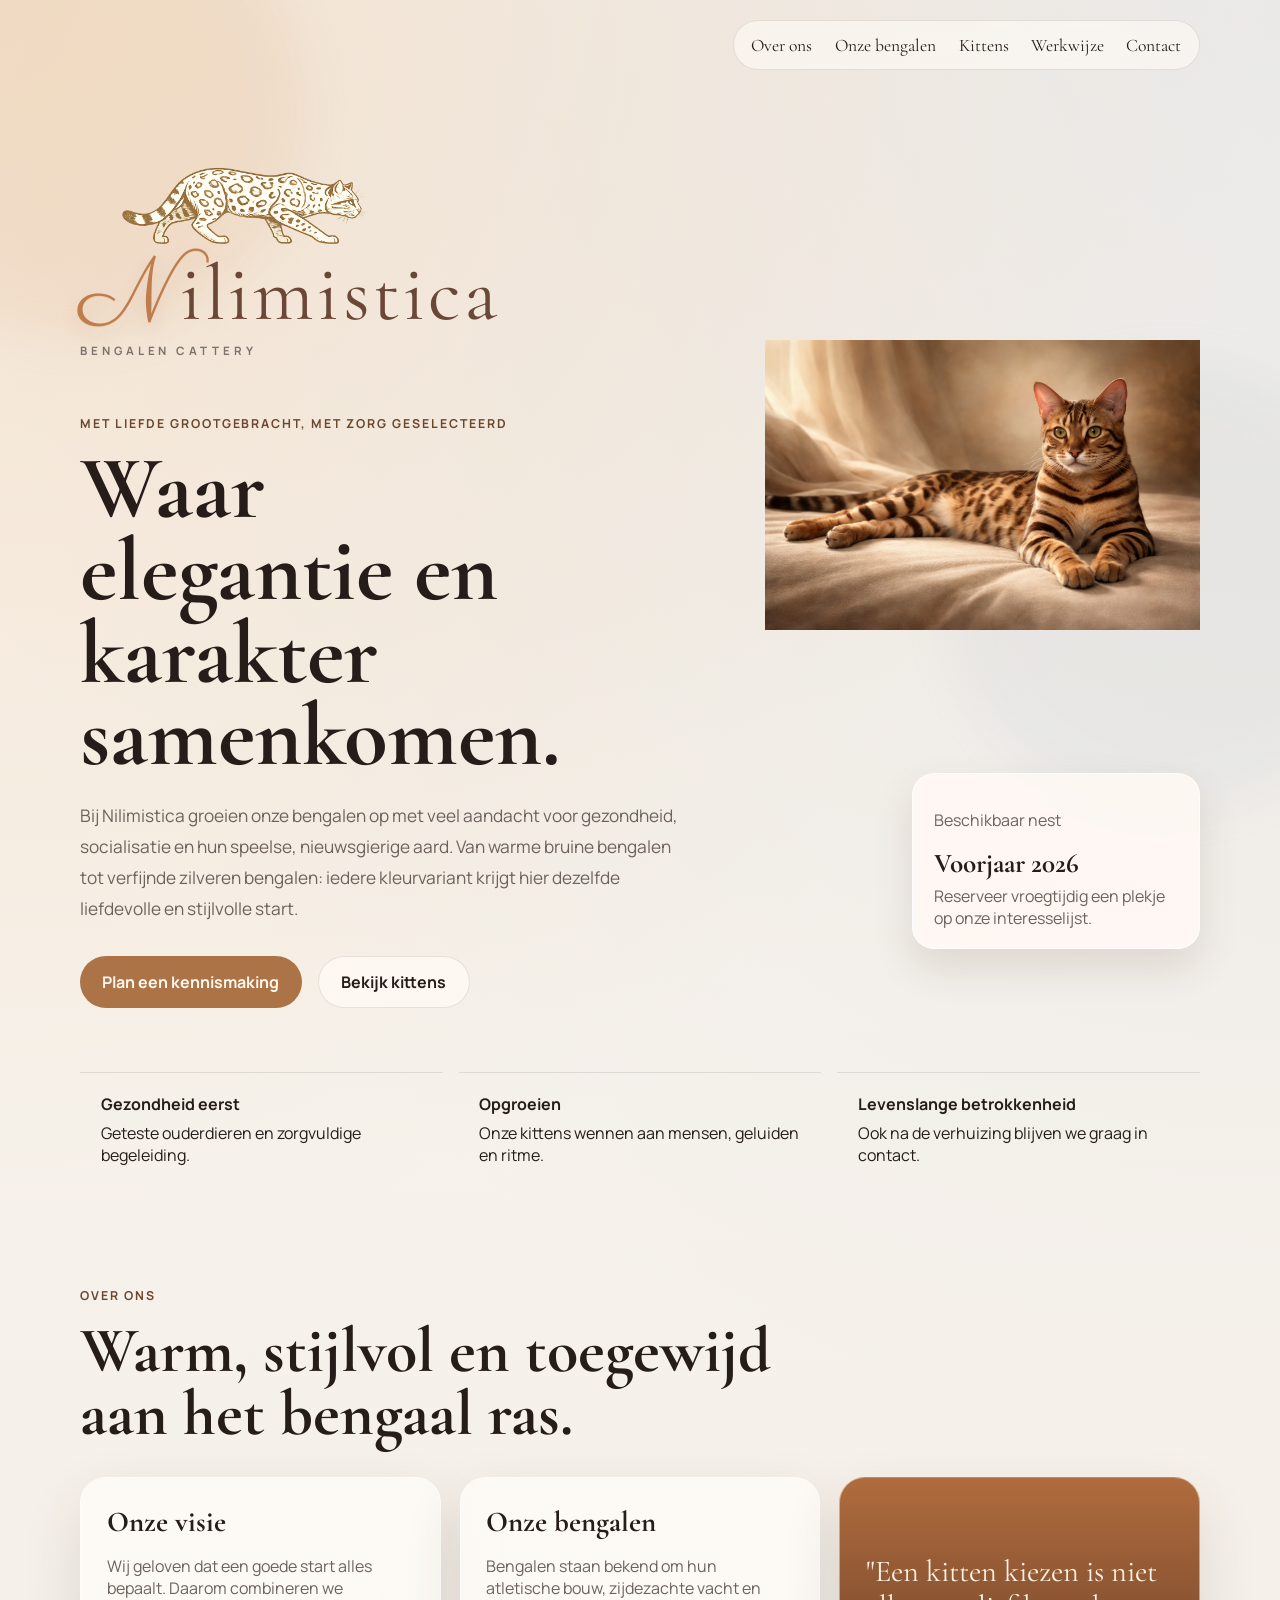
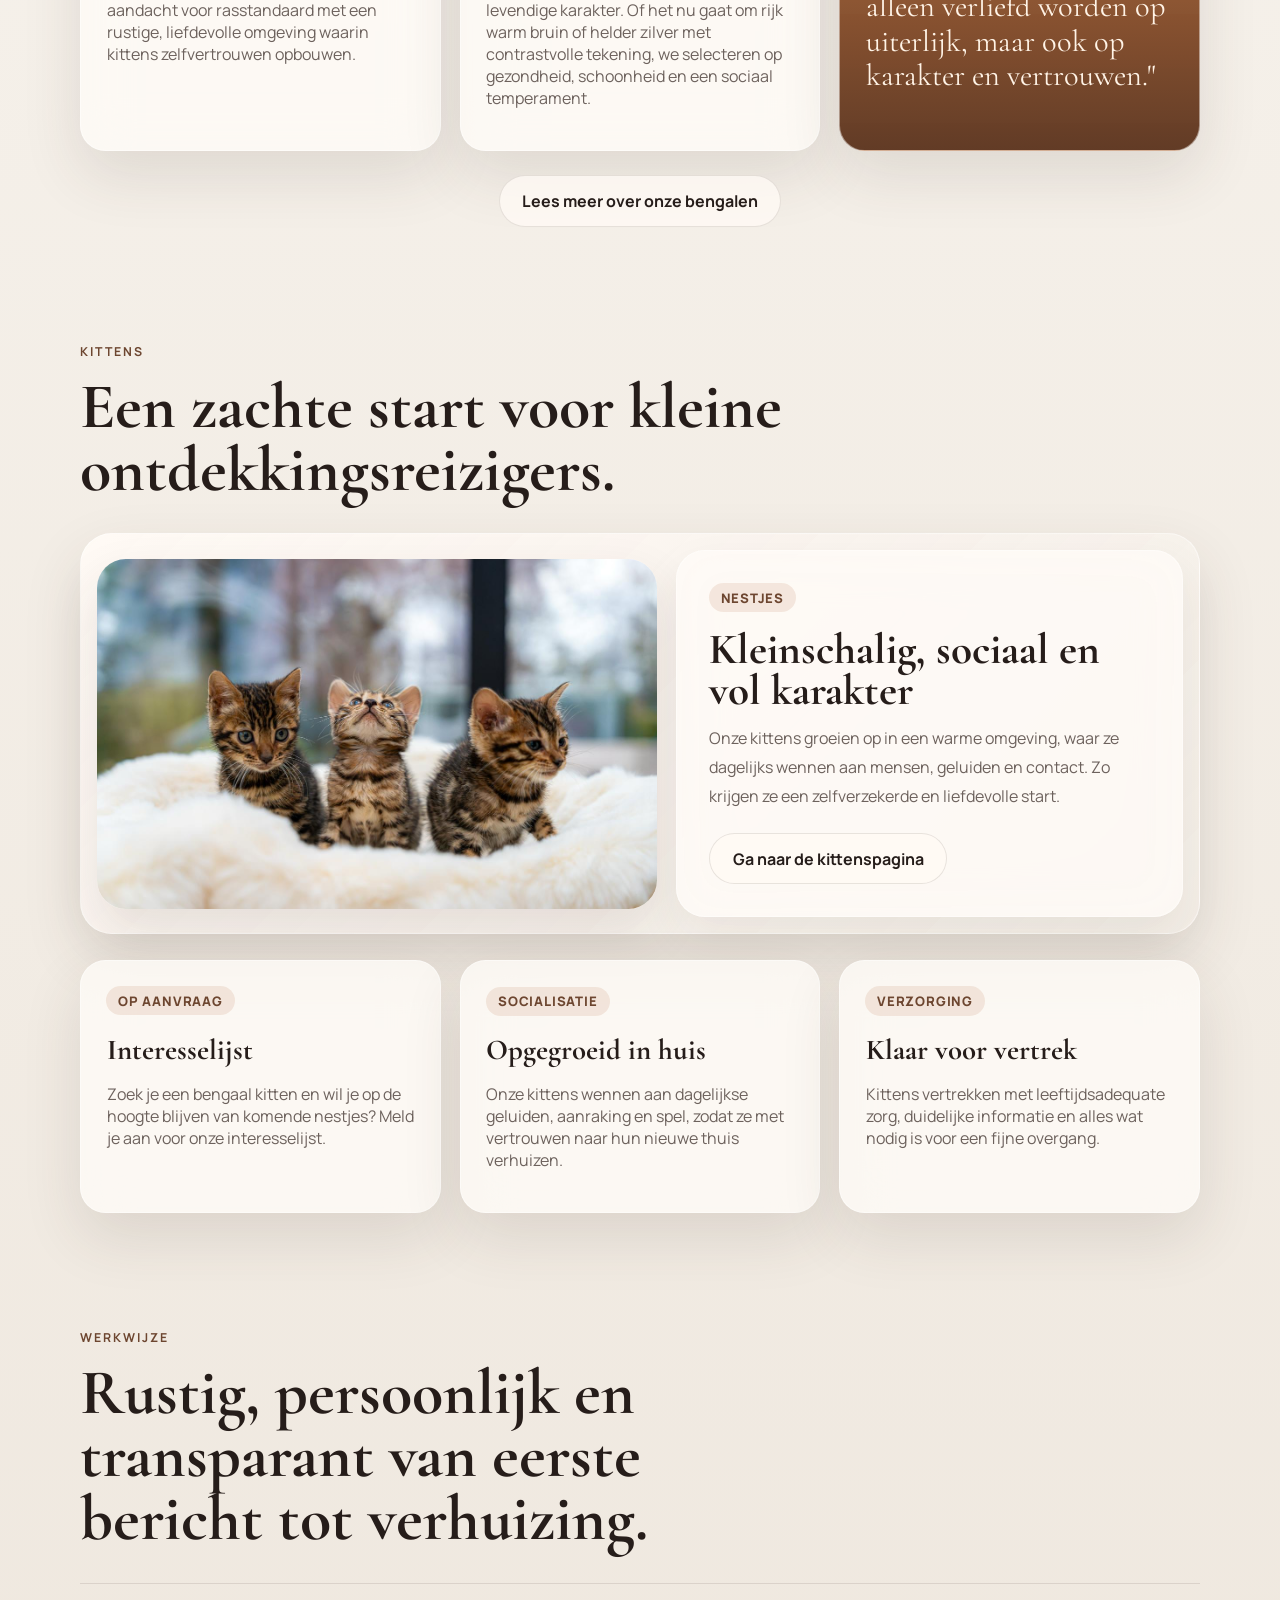
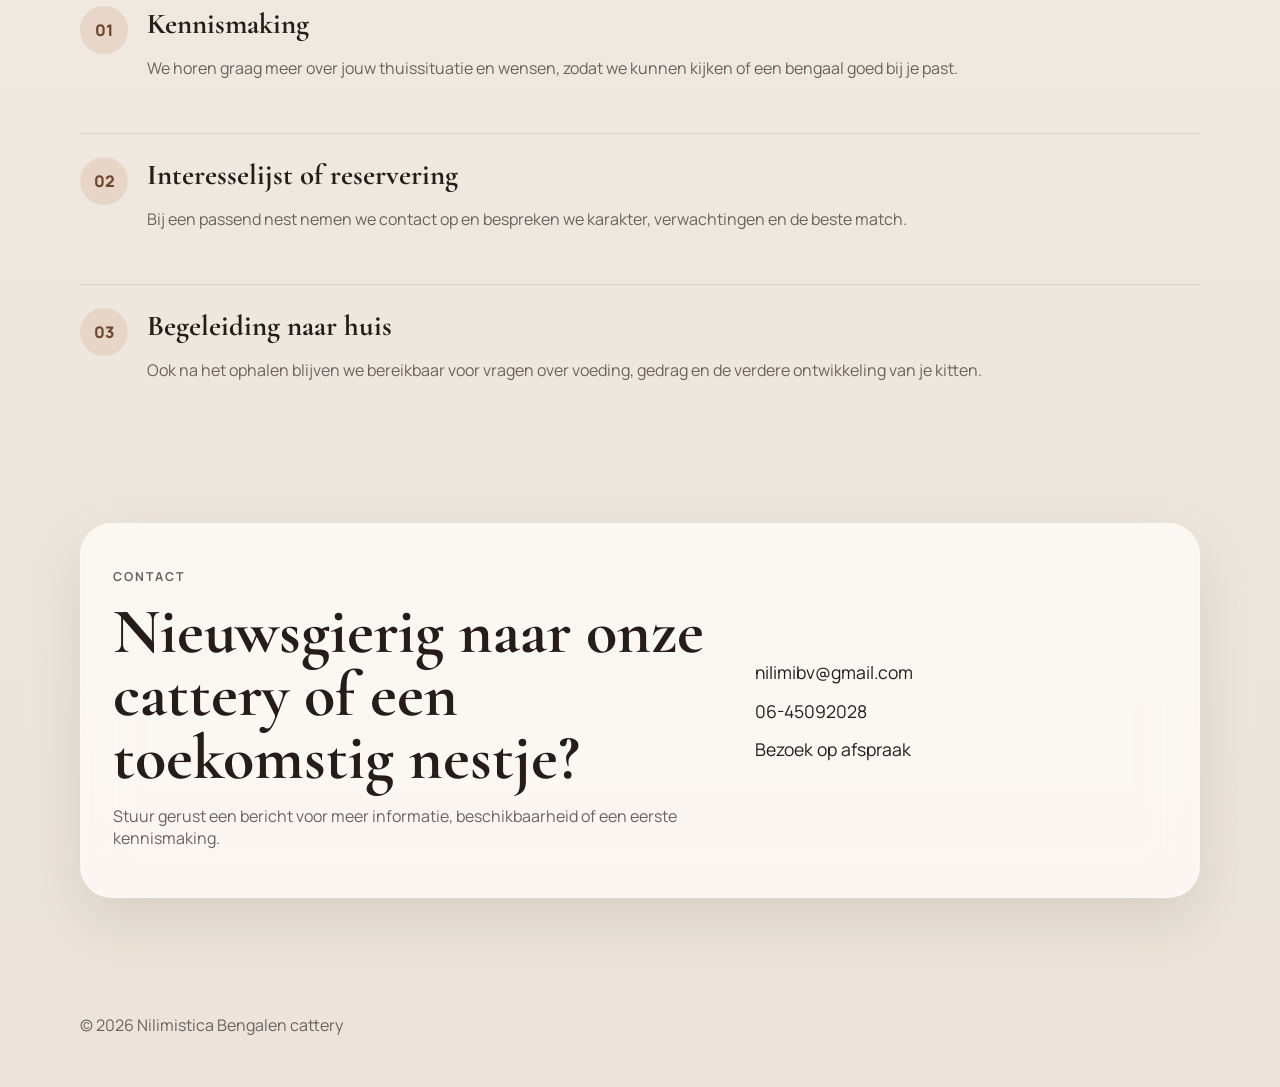
<file: index.html>
<!DOCTYPE html>
<html lang="nl">
  <head>
    <meta charset="UTF-8" />
    <meta name="viewport" content="width=device-width, initial-scale=1.0" />
    <title>Nilimistica | Bengalen cattery</title>
    <meta
      name="description"
      content="Nilimistica is een kleinschalige bengalen cattery met aandacht voor gezondheid, karakter en een liefdevolle start voor iedere kitten."
    />
    <link rel="preconnect" href="https://fonts.googleapis.com" />
    <link rel="preconnect" href="https://fonts.gstatic.com" crossorigin />
    <link
      href="https://fonts.googleapis.com/css2?family=Cormorant+Garamond:wght@500;600;700&family=Great+Vibes&family=Manrope:wght@400;500;600;700&family=Parisienne&display=swap"
      rel="stylesheet"
    />
    <link rel="stylesheet" href="styles.css" />
  </head>
  <body>
    <div class="page-glow page-glow-left"></div>
    <div class="page-glow page-glow-right"></div>

    <header class="site-header">
      <nav class="site-nav">
        <a href="#over-ons">Over ons</a>
        <a href="onze-bengalen.html">Onze bengalen</a>
        <a href="kittens.html">Kittens</a>
        <a href="#werkwijze">Werkwijze</a>
        <a href="#contact">Contact</a>
      </nav>
    </header>

    <main id="top">
      <section class="hero">
        <div class="hero-copy reveal">
          <div class="hero-brand-lockup" aria-label="Nilimistica logo">
            <span class="hero-cat-mark" aria-hidden="true">
              <img
                src="ChatGPT Image 31 mrt 2026, 21_44_23.png"
                alt=""
                class="hero-cat-image"
              />
            </span>
            <div class="hero-brand-wordmark">
              <span class="brand-title"><span class="brand-initial">N</span>ilimistica</span>
              <span class="hero-brand-subtitle">Bengalen cattery</span>
            </div>
          </div>
          <p class="eyebrow">Met liefde grootgebracht, met zorg geselecteerd</p>
          <h1>Waar elegantie en karakter samenkomen.</h1>
          <p class="lead">
            Bij Nilimistica groeien onze bengalen op met veel
            aandacht voor gezondheid, socialisatie en hun speelse, nieuwsgierige
            aard. Van warme bruine bengalen tot verfijnde zilveren bengalen: iedere
            kleurvariant krijgt hier dezelfde liefdevolle en stijlvolle start.
          </p>
          <div class="hero-actions">
            <a class="button button-primary" href="#contact">Plan een kennismaking</a>
            <a class="button button-secondary" href="kittens.html">Bekijk kittens</a>
          </div>
        </div>

        <div class="hero-visual reveal">
          <div class="hero-card hero-card-large">
            <div class="hero-card-image">
              <img
                src="Elegantie in de zon met een Bengal kat.png"
                alt="bengaal kat van Nilimistica"
                class="hero-photo hero-photo-wide"
              />
            </div>
          </div>

          <div class="hero-note">
            <p>Beschikbaar nest</p>
            <strong>Voorjaar 2026</strong>
            <span>Reserveer vroegtijdig een plekje op onze interesselijst.</span>
          </div>
        </div>
      </section>

      <section class="stats reveal">
        <article>
          <strong>Gezondheid eerst</strong>
          <span>Geteste ouderdieren en zorgvuldige begeleiding.</span>
        </article>
        <article>
          <strong>Opgroeien</strong>
          <span>Onze kittens wennen aan mensen, geluiden en ritme.</span>
        </article>
        <article>
          <strong>Levenslange betrokkenheid</strong>
          <span>Ook na de verhuizing blijven we graag in contact.</span>
        </article>
      </section>

      <section class="section story" id="over-ons">
        <div class="section-heading reveal">
          <p class="eyebrow">Over ons</p>
          <h2>Warm, stijlvol en toegewijd aan het bengaal ras.</h2>
        </div>

        <div class="story-grid">
          <article class="story-card reveal">
            <h3>Onze visie</h3>
            <p>
              Wij geloven dat een goede start alles bepaalt. Daarom combineren we
              aandacht voor rasstandaard met een rustige, liefdevolle omgeving
              waarin kittens zelfvertrouwen opbouwen.
            </p>
          </article>
          <article class="story-card reveal">
            <h3>Onze bengalen</h3>
            <p>
              Bengalen staan bekend om hun atletische bouw, zijdezachte vacht en
              levendige karakter. Of het nu gaat om rijk warm bruin of helder
              zilver met contrastvolle tekening, we selecteren op gezondheid,
              schoonheid en een sociaal temperament.
            </p>
          </article>
          <article class="story-card reveal accent-card">
            <p class="quote">
              "Een kitten kiezen is niet alleen verliefd worden op uiterlijk, maar
              ook op karakter en vertrouwen."
            </p>
          </article>
        </div>
        <div class="section-actions reveal">
          <a class="button button-secondary" href="onze-bengalen.html">Lees meer over onze bengalen</a>
        </div>
      </section>

      <section class="section kittens" id="kittens">
        <div class="section-heading reveal">
          <p class="eyebrow">Kittens</p>
          <h2>Een zachte start voor kleine ontdekkingsreizigers.</h2>
        </div>

        <div class="kittens-feature reveal">
          <div class="kittens-feature-image-wrap">
            <img
              src="PHOTO-2025-12-06-17-41-11.jpg"
              alt="Drie bengalen kittens van Nilimistica"
              class="kittens-feature-image"
            />
          </div>
          <div class="kittens-feature-copy">
            <span class="tag">Nestjes</span>
            <h3>Kleinschalig, sociaal en vol karakter</h3>
            <p>
              Onze kittens groeien op in een warme omgeving, waar ze
              dagelijks wennen aan mensen, geluiden en contact. Zo krijgen ze een
              zelfverzekerde en liefdevolle start.
            </p>
            <div class="section-actions section-actions-left">
              <a class="button button-secondary" href="kittens.html">Ga naar de kittenspagina</a>
            </div>
          </div>
        </div>

        <div class="kitten-grid">
          <article class="kitten-card reveal">
            <span class="tag">Op aanvraag</span>
            <h3>Interesselijst</h3>
            <p>
              Zoek je een bengaal kitten en wil je op de hoogte blijven van komende
              nestjes? Meld je aan voor onze interesselijst.
            </p>
          </article>
          <article class="kitten-card reveal">
            <span class="tag">Socialisatie</span>
            <h3>Opgegroeid in huis</h3>
            <p>
              Onze kittens wennen aan dagelijkse geluiden, aanraking en spel, zodat
              ze met vertrouwen naar hun nieuwe thuis verhuizen.
            </p>
          </article>
          <article class="kitten-card reveal">
            <span class="tag">Verzorging</span>
            <h3>Klaar voor vertrek</h3>
            <p>
              Kittens vertrekken met leeftijdsadequate zorg, duidelijke informatie
              en alles wat nodig is voor een fijne overgang.
            </p>
          </article>
        </div>
      </section>

      <section class="section process" id="werkwijze">
        <div class="section-heading reveal">
          <p class="eyebrow">Werkwijze</p>
          <h2>Rustig, persoonlijk en transparant van eerste bericht tot verhuizing.</h2>
        </div>

        <div class="timeline">
          <article class="timeline-item reveal">
            <span>01</span>
            <div>
              <h3>Kennismaking</h3>
              <p>
                We horen graag meer over jouw thuissituatie en wensen, zodat we kunnen
                kijken of een bengaal goed bij je past.
              </p>
            </div>
          </article>
          <article class="timeline-item reveal">
            <span>02</span>
            <div>
              <h3>Interesselijst of reservering</h3>
              <p>
                Bij een passend nest nemen we contact op en bespreken we karakter,
                verwachtingen en de beste match.
              </p>
            </div>
          </article>
          <article class="timeline-item reveal">
            <span>03</span>
            <div>
              <h3>Begeleiding naar huis</h3>
              <p>
                Ook na het ophalen blijven we bereikbaar voor vragen over voeding,
                gedrag en de verdere ontwikkeling van je kitten.
              </p>
            </div>
          </article>
        </div>
      </section>

      <section class="section contact" id="contact">
        <div class="contact-panel reveal">
          <div>
            <p class="eyebrow">Contact</p>
            <h2>Nieuwsgierig naar onze cattery of een toekomstig nestje?</h2>
            <p>
              Stuur gerust een bericht voor meer informatie, beschikbaarheid of een
              eerste kennismaking.
            </p>
          </div>

          <div class="contact-details">
            <a href="mailto:nilimibv@gmail.com">nilimibv@gmail.com</a>
            <a href="tel:+31645092028">06-45092028</a>
            <span>Bezoek op afspraak</span>
          </div>
        </div>
      </section>
    </main>

    <footer class="site-footer">
      <p>&copy; <span id="year"></span> Nilimistica Bengalen cattery</p>
    </footer>

    <script src="script.js"></script>
  </body>
</html>
</file>
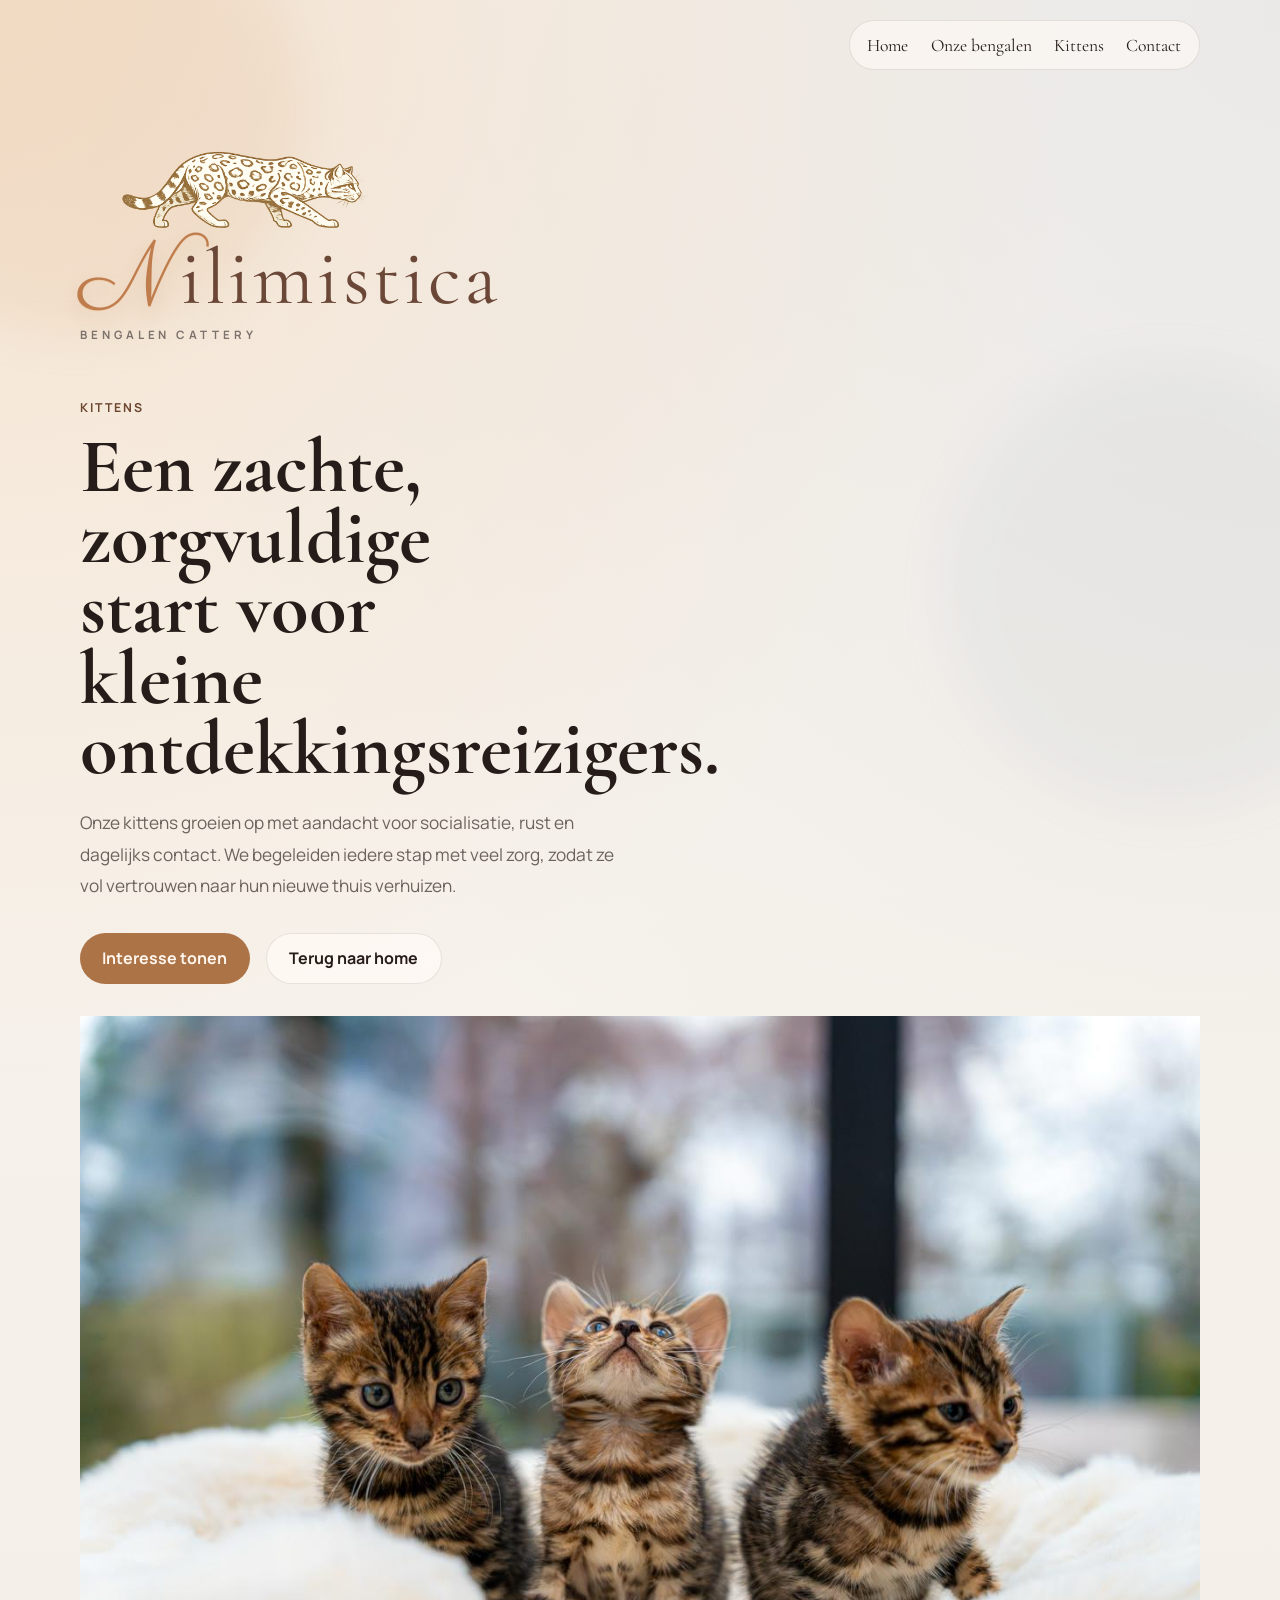
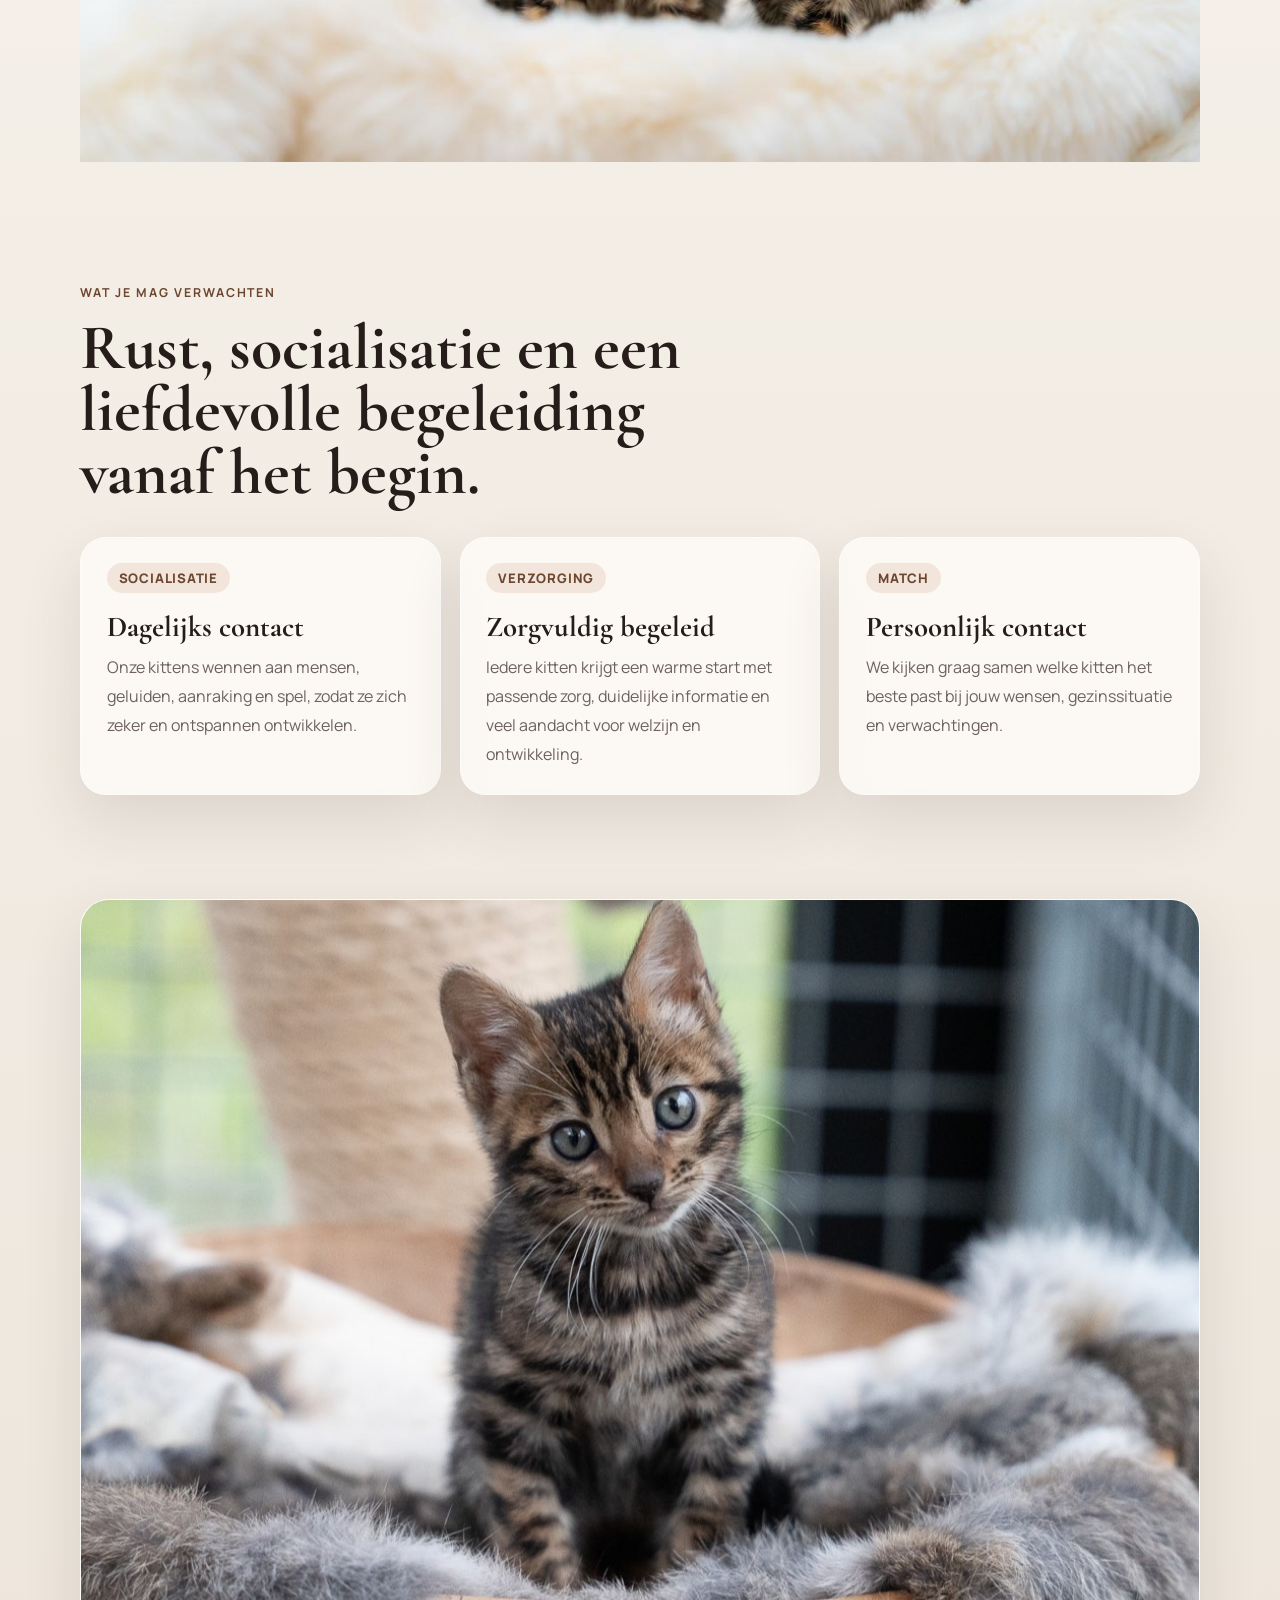
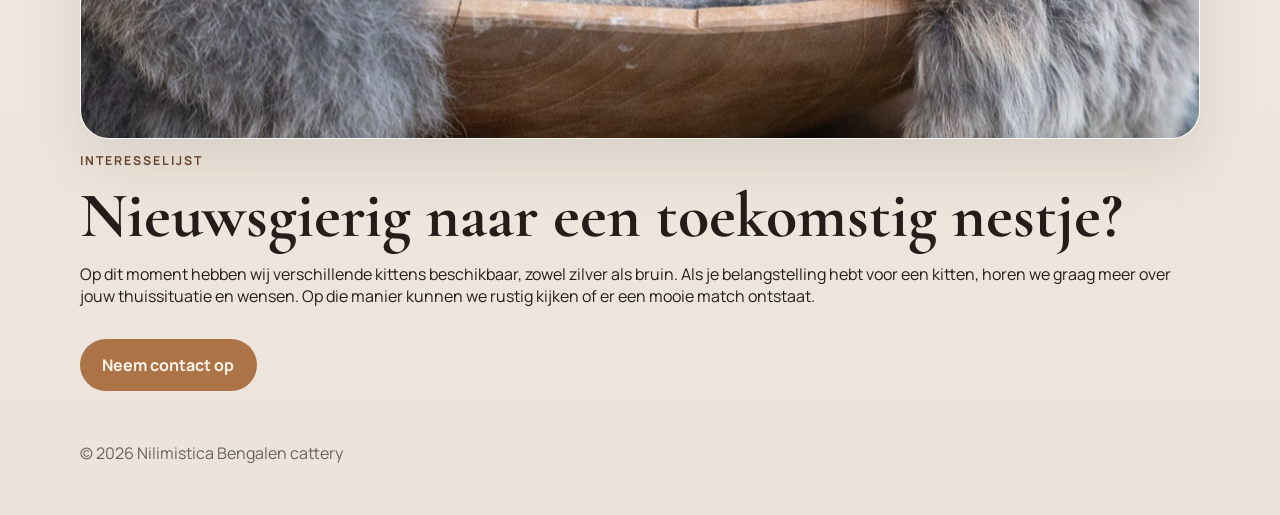
<file: kittens.html>
<!DOCTYPE html>
<html lang="nl">
  <head>
    <meta charset="UTF-8" />
    <meta name="viewport" content="width=device-width, initial-scale=1.0" />
    <title>Nilimistica | Kittens</title>
    <meta
      name="description"
      content="Ontdek meer over de kittens van Nilimistica, hun socialisatie, verzorging en de manier waarop ze opgroeien."
    />
    <link rel="preconnect" href="https://fonts.googleapis.com" />
    <link rel="preconnect" href="https://fonts.gstatic.com" crossorigin />
    <link
      href="https://fonts.googleapis.com/css2?family=Cormorant+Garamond:wght@500;600;700&family=Great+Vibes&family=Manrope:wght@400;500;600;700&family=Parisienne&display=swap"
      rel="stylesheet"
    />
    <link rel="stylesheet" href="styles.css" />
  </head>
  <body>
    <div class="page-glow page-glow-left"></div>
    <div class="page-glow page-glow-right"></div>

    <header class="site-header">
      <nav class="site-nav">
        <a href="index.html">Home</a>
        <a href="onze-bengalen.html">Onze bengalen</a>
        <a href="kittens.html">Kittens</a>
        <a href="index.html#contact">Contact</a>
      </nav>
    </header>

    <main>
      <section class="section page-hero">
        <div class="page-heading reveal">
          <div class="hero-brand-lockup" aria-label="Nilimistica logo">
            <span class="hero-cat-mark" aria-hidden="true">
              <img
                src="ChatGPT Image 31 mrt 2026, 21_44_23.png"
                alt=""
                class="hero-cat-image"
              />
            </span>
            <div class="hero-brand-wordmark">
              <span class="brand-title"><span class="brand-initial">N</span>ilimistica</span>
              <span class="hero-brand-subtitle">Bengalen cattery</span>
            </div>
          </div>
          <p class="eyebrow">Kittens</p>
          <h1 class="page-title">Een zachte, zorgvuldige start voor kleine ontdekkingsreizigers.</h1>
          <p class="lead page-lead">
            Onze kittens groeien op met aandacht voor socialisatie, rust en
            dagelijks contact. We begeleiden iedere stap met veel zorg, zodat ze
            vol vertrouwen naar hun nieuwe thuis verhuizen.
          </p>
          <div class="hero-actions">
            <a class="button button-primary" href="index.html#contact">Interesse tonen</a>
            <a class="button button-secondary" href="index.html">Terug naar home</a>
          </div>
        </div>

        <div class="page-hero-image reveal">
          <img
            src="PHOTO-2025-12-06-17-41-11.jpg"
            alt="Drie bengalen kittens van Nilimistica"
            class="page-photo"
          />
        </div>
      </section>

      <section class="section">
        <div class="section-heading reveal">
          <p class="eyebrow">Wat je Mag Verwachten</p>
          <h2>Rust, socialisatie en een liefdevolle begeleiding vanaf het begin.</h2>
        </div>

        <div class="page-card-grid">
          <article class="page-card reveal">
            <span class="tag">Socialisatie</span>
            <h3>Dagelijks contact</h3>
            <p>
              Onze kittens wennen aan mensen, geluiden, aanraking en spel, zodat
              ze zich zeker en ontspannen ontwikkelen.
            </p>
          </article>
          <article class="page-card reveal">
            <span class="tag">Verzorging</span>
            <h3>Zorgvuldig begeleid</h3>
            <p>
              Iedere kitten krijgt een warme start met passende zorg, duidelijke
              informatie en veel aandacht voor welzijn en ontwikkeling.
            </p>
          </article>
          <article class="page-card reveal">
            <span class="tag">Match</span>
            <h3>Persoonlijk contact</h3>
            <p>
              We kijken graag samen welke kitten het beste past bij jouw wensen,
              gezinssituatie en verwachtingen.
            </p>
          </article>
        </div>
      </section>

      <section class="section">
        <div class="feature-split reveal">
          <div class="feature-image-wrap">
            <img
              src="DSC02639-clean-crop-tight.jpg"
              alt="Bengalen kitten van Nilimistica"
              class="feature-image"
            />
          </div>
          <div class="feature-copy">
            <p class="eyebrow">Interesselijst</p>
            <h2>Nieuwsgierig naar een toekomstig nestje?</h2>
            <p>
              Op dit moment hebben wij verschillende kittens beschikbaar, zowel zilver als bruin. Als je belangstelling hebt voor een kitten, horen we graag meer over
              jouw thuissituatie en wensen. Op die manier kunnen we rustig kijken
              of er een mooie match ontstaat.
            </p>
            <div class="hero-actions">
              <a class="button button-primary" href="index.html#contact">Neem contact op</a>
            </div>
          </div>
        </div>
      </section>
    </main>

    <footer class="site-footer">
      <p>&copy; <span id="year"></span> Nilimistica Bengalen cattery</p>
    </footer>

    <script src="script.js"></script>
  </body>
</html>
</file>
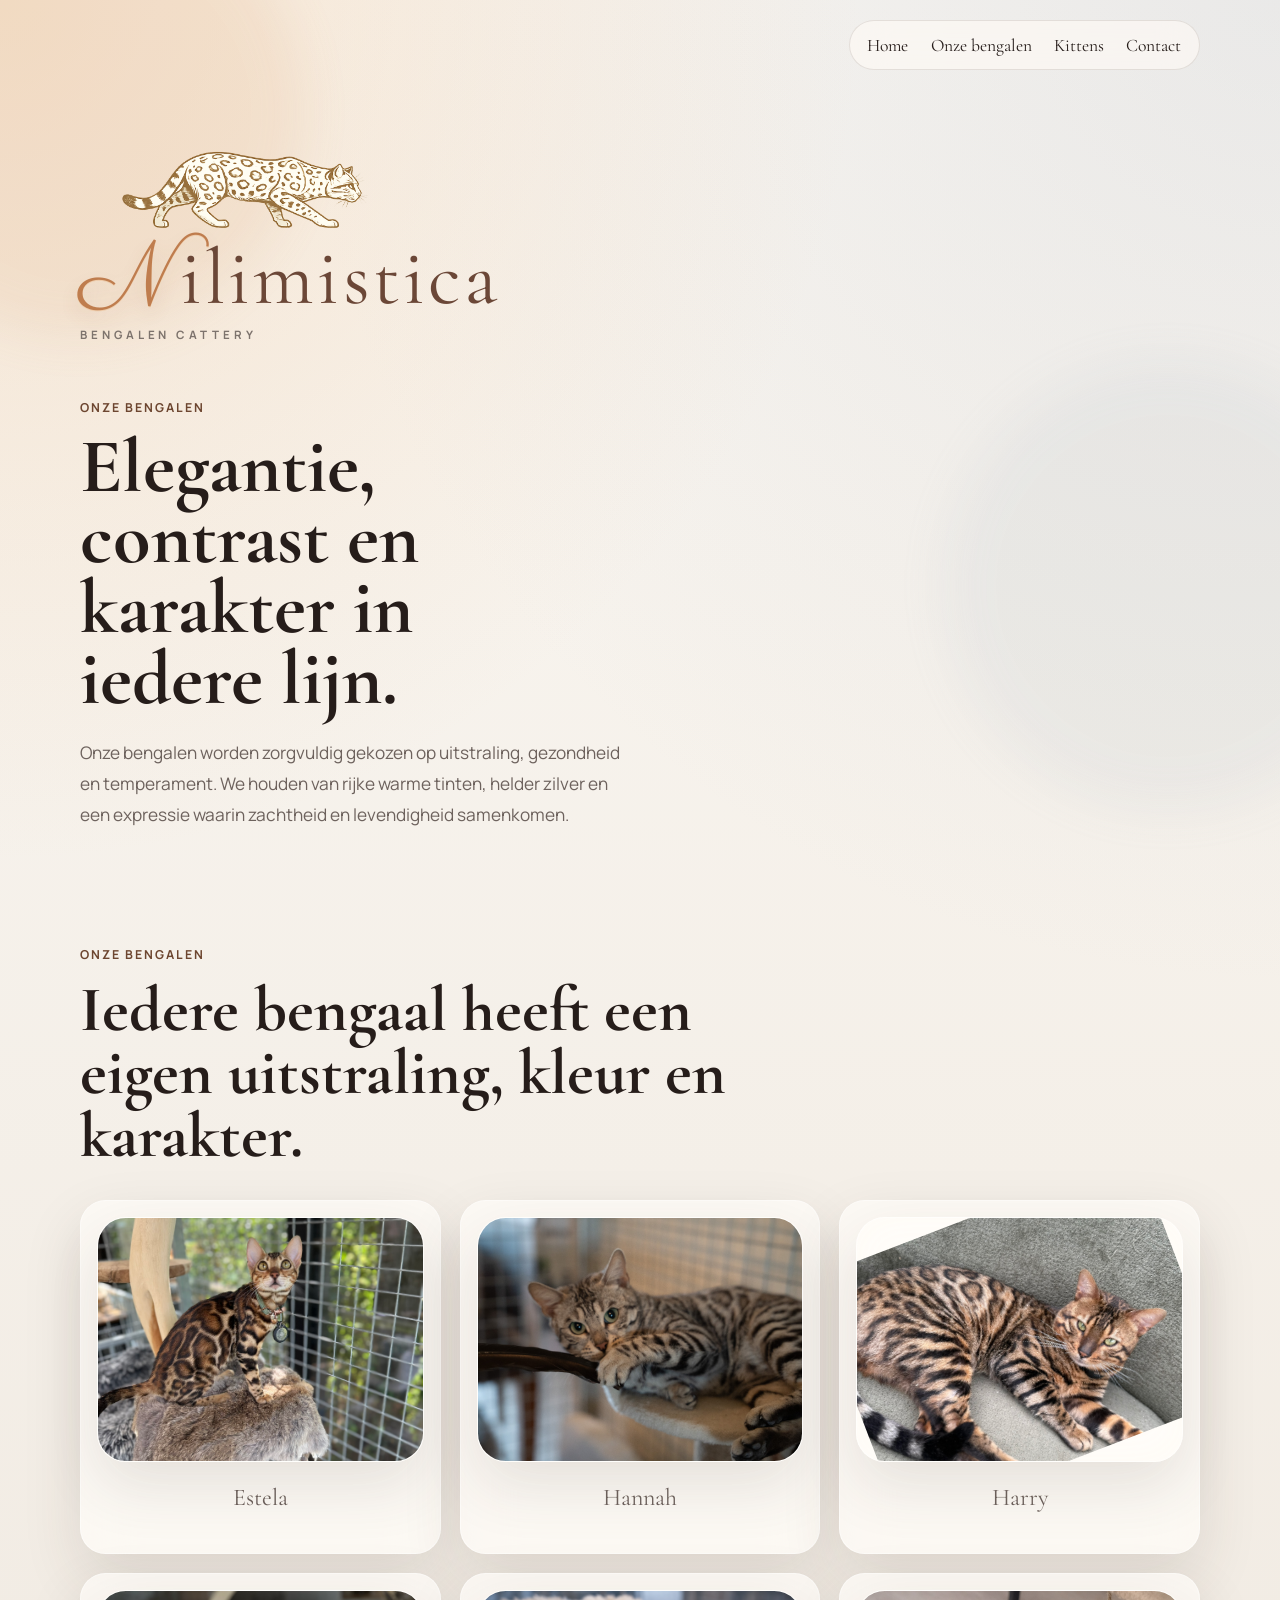
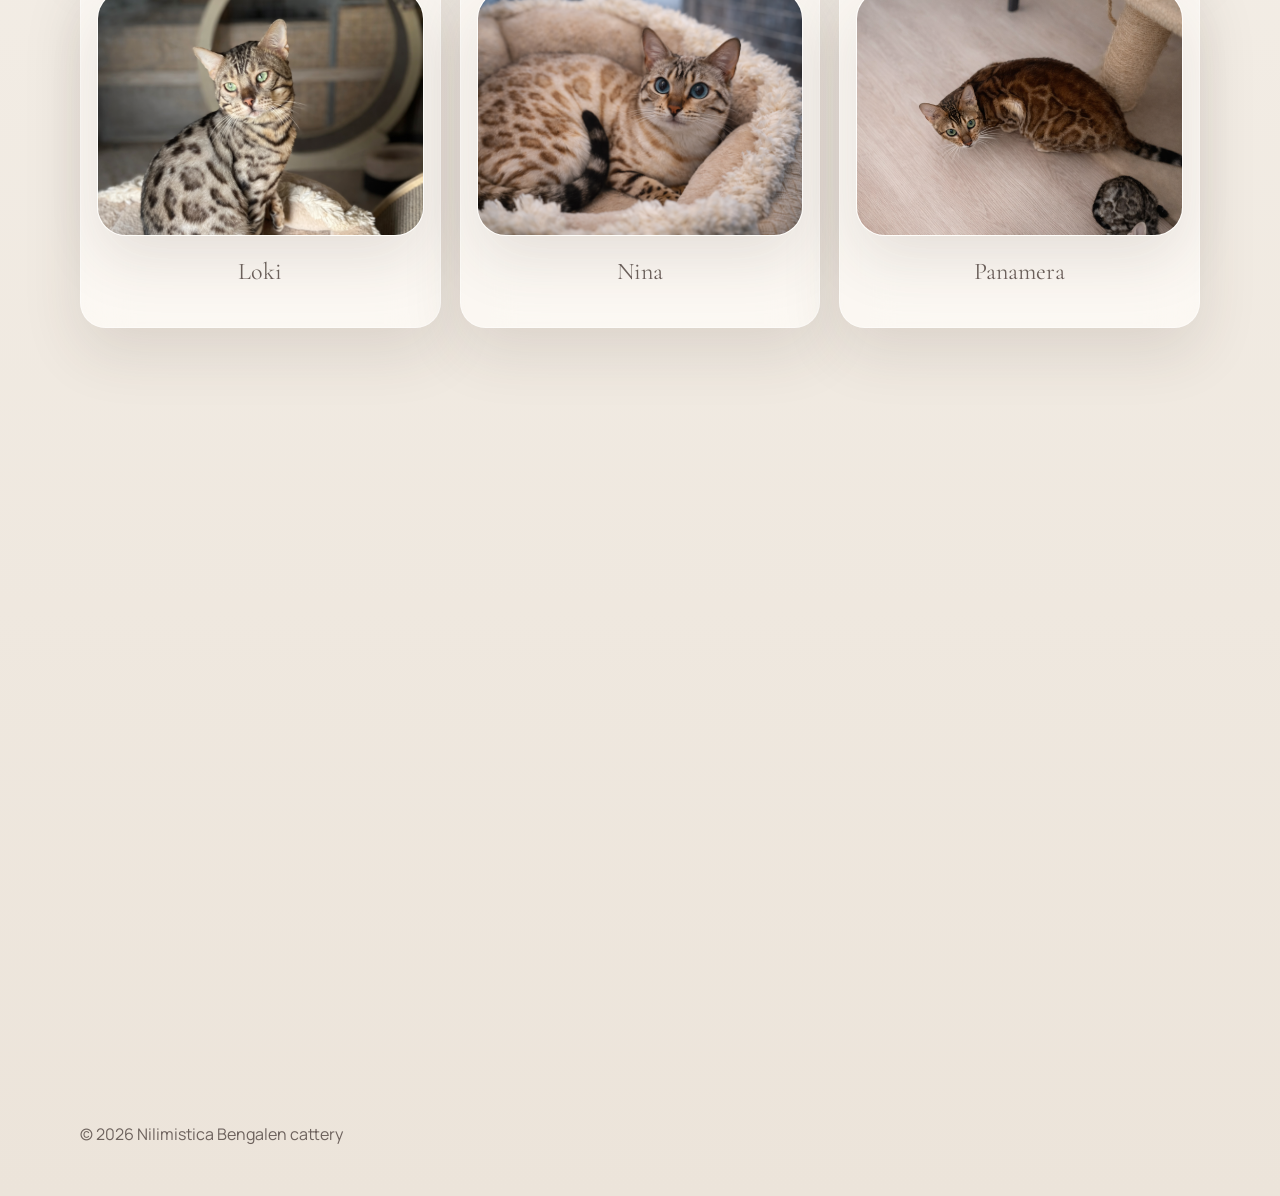
<file: onze-bengalen.html>
<!DOCTYPE html>
<html lang="nl">
  <head>
    <meta charset="UTF-8" />
    <meta name="viewport" content="width=device-width, initial-scale=1.0" />
    <title>Nilimistica | Onze bengalen</title>
    <meta
      name="description"
      content="Lees meer over onze bengalen, hun karakter, uitstraling en de zorgvuldige keuzes achter Nilimistica."
    />
    <link rel="preconnect" href="https://fonts.googleapis.com" />
    <link rel="preconnect" href="https://fonts.gstatic.com" crossorigin />
    <link
      href="https://fonts.googleapis.com/css2?family=Cormorant+Garamond:wght@500;600;700&family=Great+Vibes&family=Manrope:wght@400;500;600;700&family=Parisienne&display=swap"
      rel="stylesheet"
    />
    <link rel="stylesheet" href="styles.css" />
  </head>
  <body>
    <div class="page-glow page-glow-left"></div>
    <div class="page-glow page-glow-right"></div>

    <header class="site-header">
      <nav class="site-nav">
        <a href="index.html">Home</a>
        <a href="onze-bengalen.html">Onze bengalen</a>
        <a href="kittens.html">Kittens</a>
        <a href="index.html#contact">Contact</a>
      </nav>
    </header>

    <main>
      <section class="section page-hero">
        <div class="page-heading reveal">
          <div class="hero-brand-lockup" aria-label="Nilimistica logo">
            <span class="hero-cat-mark" aria-hidden="true">
              <img
                src="ChatGPT Image 31 mrt 2026, 21_44_23.png"
                alt=""
                class="hero-cat-image"
              />
            </span>
            <div class="hero-brand-wordmark">
              <span class="brand-title"><span class="brand-initial">N</span>ilimistica</span>
              <span class="hero-brand-subtitle">Bengalen cattery</span>
            </div>
          </div>
          <p class="eyebrow">Onze bengalen</p>
          <h1 class="page-title">Elegantie, contrast en karakter in iedere lijn.</h1>
          <p class="lead page-lead">
            Onze bengalen worden zorgvuldig gekozen op uitstraling, gezondheid en
            temperament. We houden van rijke warme tinten, helder zilver en een
            expressie waarin zachtheid en levendigheid samenkomen.
          </p>
        </div>
      </section>

      <section class="section">
        <div class="section-heading reveal">
          <p class="eyebrow">Onze bengalen</p>
          <h2>Iedere bengaal heeft een eigen uitstraling, kleur en karakter.</h2>
        </div>

        <div class="page-card-grid bengalen-gallery">
          <article class="page-card reveal bengalen-gallery-card">
            <div class="feature-image-wrap">
              <img
                src="842AAEB0-1BCE-4B3D-9485-AE347BDB4FCB_1_102_a.jpeg"
                alt="bruine bengaal Estela"
                class="feature-image"
              />
            </div>
            <p class="photo-caption">Estela</p>
          </article>
          <article class="page-card reveal bengalen-gallery-card">
            <div class="feature-image-wrap">
              <img
                src="hannah.jpg"
                alt="zilveren bengaal Hannah"
                class="feature-image feature-image-hannah"
              />
            </div>
            <p class="photo-caption">Hannah</p>
          </article>
          <article class="page-card reveal bengalen-gallery-card">
            <div class="feature-image-wrap">
              <img
                src="FD92DDE1-3AB5-43CC-AB46-0D31448AFFC9_1_102_a.jpeg"
                alt="liggende bengaal Harry"
                class="feature-image feature-image-harry"
              />
            </div>
            <p class="photo-caption">Harry</p>
          </article>
          <article class="page-card reveal bengalen-gallery-card">
            <div class="feature-image-wrap">
              <img
                src="loki.png"
                alt="zilveren bengaal Loki"
                class="feature-image feature-image-loki"
              />
            </div>
            <p class="photo-caption">Loki</p>
          </article>
          <article class="page-card reveal bengalen-gallery-card">
            <div class="feature-image-wrap">
              <img
                src="89195401-81ae-40bc-8a63-042d6a9b2646.png"
                alt="bruine bengaal Nina"
                class="feature-image feature-image-nina"
              />
            </div>
            <p class="photo-caption">Nina</p>
          </article>
          <article class="page-card reveal bengalen-gallery-card">
            <div class="feature-image-wrap">
              <img
                src="ChatGPT Image 31 mrt 2026, 23_03_04.png"
                alt="bruine bengaal Panamera"
                class="feature-image feature-image-panamera"
              />
            </div>
            <p class="photo-caption">Panamera</p>
          </article>
        </div>
      </section>

      <section class="section">
        <div class="section-heading reveal">
          <p class="eyebrow">Karakter</p>
          <h2>Levendig, intelligent en tegelijk liefdevol in contact.</h2>
        </div>

        <div class="page-card-grid">
          <article class="page-card reveal">
            <span class="tag">Temperament</span>
            <h3>Sociaal en nieuwsgierig</h3>
            <p>
              Bengalen zijn alert, speels en sterk betrokken bij hun omgeving.
              Juist daarom vinden we evenwicht in karakter zo belangrijk.
            </p>
          </article>
          <article class="page-card reveal">
            <span class="tag">Uiterlijk</span>
            <h3>Tekening met diepte</h3>
            <p>
              We houden van duidelijke contrasten, zachte glans in de vacht en een
              elegante lichaamslijn die kracht en souplesse uitstraalt.
            </p>
          </article>
          <article class="page-card reveal">
            <span class="tag">Kleuren</span>
            <h3>Bruin en zilver</h3>
            <p>
              Zowel warme bruine bengalen als verfijnde zilveren bengalen mogen
              binnen onze stijl volledig tot hun recht komen.
            </p>
          </article>
        </div>
      </section>

      <section class="section">
        <div class="section-actions reveal">
          <a class="button button-primary" href="index.html#contact">Plan een kennismaking</a>
          <a class="button button-secondary" href="index.html">Terug naar home</a>
        </div>
      </section>
    </main>

    <footer class="site-footer">
      <p>&copy; <span id="year"></span> Nilimistica Bengalen cattery</p>
    </footer>

    <script src="script.js"></script>
  </body>
</html>
</file>
<file: styles.css>
:root {
  --bg: #f6f2ed;
  --bg-strong: #e5ddd3;
  --surface: rgba(255, 252, 248, 0.74);
  --surface-strong: #fffaf4;
  --text: #261d1a;
  --muted: #6d625d;
  --line: rgba(76, 63, 54, 0.13);
  --accent: #ac7347;
  --accent-dark: #6d4630;
  --accent-silver: #b7bcc4;
  --accent-silver-dark: #7e858f;
  --shadow: 0 24px 60px rgba(64, 49, 40, 0.12);
}

* {
  box-sizing: border-box;
}

html {
  scroll-behavior: smooth;
}

body {
  margin: 0;
  font-family: "Manrope", sans-serif;
  color: var(--text);
  background:
    radial-gradient(circle at top left, rgba(238, 200, 160, 0.42), transparent 28%),
    radial-gradient(circle at top right, rgba(182, 189, 201, 0.24), transparent 32%),
    linear-gradient(180deg, #faf7f2 0%, #ece4da 100%);
  min-height: 100vh;
  overflow-x: hidden;
}

a {
  color: inherit;
  text-decoration: none;
}

img {
  max-width: 100%;
}

.page-glow {
  position: fixed;
  inset: auto;
  width: 28rem;
  height: 28rem;
  border-radius: 50%;
  pointer-events: none;
  filter: blur(24px);
  opacity: 0.45;
  z-index: -1;
}

.page-glow-left {
  top: -7rem;
  left: -9rem;
  background: rgba(221, 169, 123, 0.32);
}

.page-glow-right {
  right: -7rem;
  bottom: 10%;
  background: rgba(175, 185, 198, 0.28);
}

.site-header,
.hero,
.stats,
.section,
.site-footer {
  width: min(1120px, calc(100% - 2rem));
  margin: 0 auto;
}

.site-header {
  display: flex;
  align-items: center;
  justify-content: flex-end;
  padding: 1.25rem 0;
}

.brand {
  display: inline-flex;
  align-items: flex-start;
}

.brand-wordmark {
  display: flex;
  flex-direction: column;
  overflow: visible;
  padding-top: 0.3rem;
}

.site-nav a,
h1,
h2,
h3 {
  font-family: "Cormorant Garamond", serif;
}

.brand-title {
  font-family: "Cormorant Garamond", serif;
  font-size: clamp(2.8rem, 4.6vw, 4.1rem);
  line-height: 1.06;
  letter-spacing: 0.04em;
  color: #6b4737;
  overflow: visible;
  display: inline-block;
  padding-top: 0.18rem;
}

.brand-initial {
  display: inline-block;
  font-family: "Parisienne", cursive;
  margin-right: 0.045em;
  font-size: 1.16em;
  line-height: 1;
  transform: none;
  color: #bf7d4e;
  text-shadow:
    0 1px 0 rgba(236, 197, 160, 0.75),
    0 8px 18px rgba(146, 92, 56, 0.16);
  padding-top: 0.08em;
}

.brand-subtitle {
  margin-top: -0.05rem;
  color: var(--muted);
  text-transform: uppercase;
  letter-spacing: 0.3em;
  font-size: 0.68rem;
  font-weight: 700;
}

.site-nav {
  display: flex;
  gap: 1.4rem;
  padding: 0.85rem 1.1rem;
  border: 1px solid var(--line);
  border-radius: 999px;
  background: rgba(255, 250, 245, 0.62);
  backdrop-filter: blur(18px);
}

.site-nav a {
  font-size: 1.1rem;
}

.hero {
  display: grid;
  grid-template-columns: 1.2fr 0.8fr;
  gap: 2rem;
  align-items: center;
  padding: 4rem 0 2rem;
}

.hero-visual {
  position: relative;
  display: grid;
  gap: 1rem;
}

.hero-brand-lockup {
  display: flex;
  flex-direction: column;
  align-items: flex-start;
  gap: 0;
  margin-bottom: 1.2rem;
  position: relative;
  transform: translateY(-2.4rem);
}

.hero-brand-wordmark {
  display: flex;
  flex-direction: column;
  overflow: visible;
  padding-top: 7.9rem;
  position: relative;
  z-index: 1;
}

.hero-brand-wordmark .brand-title {
  font-size: clamp(3.8rem, 6.2vw, 5.4rem);
  line-height: 1.04;
  padding-top: 0.2rem;
}

.hero-brand-wordmark .brand-initial {
  margin-right: 0.05em;
  font-size: 1.14em;
  transform: none;
}

.hero-brand-subtitle {
  margin-top: -0.05rem;
  color: #7d736d;
  text-transform: uppercase;
  letter-spacing: 0.34em;
  font-size: 0.72rem;
  font-weight: 700;
}

.hero-cat-mark {
  width: min(18.5rem, 60vw);
  height: 6.6rem;
  display: grid;
  align-items: center;
  overflow: visible;
  flex: 0 0 auto;
  background: transparent;
  position: absolute;
  top: -3.15rem;
  left: 1.55rem;
  z-index: 2;
}

.hero-cat-image {
  width: 100%;
  height: auto;
  display: block;
  margin-left: 0;
  transform: none;
  filter: none;
  mix-blend-mode: normal;
  opacity: 1;
  clip-path: none;
}

.eyebrow {
  text-transform: uppercase;
  letter-spacing: 0.16em;
  font-size: 0.77rem;
  color: var(--accent-dark);
  font-weight: 700;
  margin-bottom: 1rem;
}

h1 {
  font-size: clamp(3rem, 7vw, 5.8rem);
  line-height: 0.92;
  margin: 0;
  max-width: 10ch;
}

.lead {
  max-width: 38rem;
  font-size: 1.08rem;
  line-height: 1.8;
  color: var(--muted);
  margin: 1.4rem 0 0;
}

.hero-actions {
  display: flex;
  flex-wrap: wrap;
  gap: 1rem;
  margin-top: 2rem;
}

.button {
  display: inline-flex;
  align-items: center;
  justify-content: center;
  min-height: 3.2rem;
  padding: 0 1.4rem;
  border-radius: 999px;
  font-weight: 700;
  transition: transform 180ms ease, background 180ms ease, color 180ms ease;
}

.button:hover {
  transform: translateY(-2px);
}

.button-primary {
  background: var(--accent);
  color: #fff6ed;
}

.button-secondary {
  border: 1px solid var(--line);
  background: rgba(255, 250, 245, 0.78);
}

.hero-card,
.story-card,
.kitten-card,
.contact-panel {
  background: var(--surface);
  border: 1px solid rgba(255, 255, 255, 0.45);
  backdrop-filter: blur(24px);
  box-shadow: var(--shadow);
}

.hero-card {
  overflow: visible;
  justify-self: end;
  width: min(100%, 24rem);
  background: transparent;
  border: 0;
  box-shadow: none;
  backdrop-filter: none;
}

.hero-card-large {
  width: min(100%, 34rem);
  justify-self: stretch;
}

.hero-card-image {
  min-height: 24rem;
  background: transparent;
  position: relative;
  overflow: hidden;
  border-radius: 0;
}

.hero-card-image::after {
  content: "";
  position: absolute;
  inset: 0;
  background: none;
  pointer-events: none;
  border-radius: 0;
}

.hero-photo {
  width: 100%;
  height: 100%;
  min-height: 24rem;
  object-fit: contain;
  object-position: center;
  display: block;
  background: transparent;
  border-radius: 0;
}

.hero-photo-wide {
  min-height: 34rem;
  object-position: center center;
}

.hero-note {
  max-width: 18rem;
  margin-left: auto;
  padding: 1.2rem 1.3rem;
  border-radius: 1.4rem;
  background: rgba(255, 249, 244, 0.88);
  border: 1px solid rgba(255, 255, 255, 0.72);
  box-shadow: 0 18px 40px rgba(76, 44, 24, 0.12);
  backdrop-filter: blur(14px);
}

.hero-note p,
.hero-note span {
  color: var(--muted);
}

.hero-note strong {
  display: block;
  margin: 0.2rem 0 0.3rem;
  font-size: 1.7rem;
  font-family: "Cormorant Garamond", serif;
}

.hero-card-body {
  padding: 1.4rem;
  display: grid;
  gap: 0.4rem;
}

.hero-card-body p,
.hero-card-body span,
.story-card p,
.kitten-card p,
.timeline-item p,
.contact-panel p {
  color: var(--muted);
}

.hero-card-body strong {
  font-size: 1.8rem;
  font-family: "Cormorant Garamond", serif;
}

.stats {
  display: grid;
  grid-template-columns: repeat(3, 1fr);
  gap: 1rem;
  margin-top: 2rem;
}

.stats article {
  padding: 1.3rem;
  border-top: 1px solid var(--line);
}

.stats strong {
  display: block;
  margin-bottom: 0.4rem;
}

.section {
  padding: 5.5rem 0 1rem;
}

.section-heading {
  max-width: 44rem;
  margin-bottom: 2rem;
}

.section-actions {
  display: flex;
  justify-content: center;
  margin-top: 1.5rem;
}

.section-actions-left {
  justify-content: flex-start;
  margin-top: 1.4rem;
}

h2 {
  margin: 0;
  font-size: clamp(2.4rem, 5vw, 4rem);
  line-height: 0.98;
}

.story-grid,
.kitten-grid {
  display: grid;
  grid-template-columns: repeat(3, 1fr);
  gap: 1.2rem;
}

.story-card,
.kitten-card {
  padding: 1.6rem;
  border-radius: 1.6rem;
}

.story-card h3,
.kitten-card h3,
.timeline-item h3 {
  font-size: 1.8rem;
  margin: 0 0 0.6rem;
}

.accent-card {
  display: flex;
  align-items: end;
  background:
    linear-gradient(180deg, rgba(169, 95, 45, 0.92), rgba(88, 47, 24, 0.94)),
    var(--surface);
}

.quote {
  color: #fff3e6 !important;
  font-family: "Cormorant Garamond", serif;
  font-size: 1.9rem;
  line-height: 1.15;
}

.tag {
  display: inline-flex;
  margin-bottom: 1rem;
  padding: 0.35rem 0.75rem;
  border-radius: 999px;
  background: rgba(169, 95, 45, 0.12);
  color: var(--accent-dark);
  font-size: 0.82rem;
  font-weight: 800;
  letter-spacing: 0.06em;
  text-transform: uppercase;
}

.kittens-feature {
  display: grid;
  grid-template-columns: 1.05fr 0.95fr;
  gap: 1.2rem;
  align-items: center;
  margin-bottom: 1.6rem;
  padding: 1rem;
  border-radius: 2rem;
  background:
    linear-gradient(135deg, rgba(255, 250, 245, 0.82), rgba(240, 233, 225, 0.68)),
    var(--surface);
  border: 1px solid rgba(255, 255, 255, 0.48);
  box-shadow: var(--shadow);
  backdrop-filter: blur(18px);
}

.kittens-feature-image-wrap {
  border-radius: 1.8rem;
  overflow: hidden;
  box-shadow: 0 24px 52px rgba(64, 49, 40, 0.12);
  background: rgba(255, 250, 245, 0.78);
}

.kittens-feature-image {
  width: 100%;
  display: block;
  aspect-ratio: 16 / 10;
  object-fit: cover;
  object-position: center;
}

.kittens-feature-copy {
  padding: 2rem;
  border-radius: 1.8rem;
  background: rgba(255, 252, 248, 0.78);
  border: 1px solid rgba(255, 255, 255, 0.45);
  box-shadow: 0 20px 44px rgba(64, 49, 40, 0.08);
  backdrop-filter: blur(24px);
}

.kittens-feature-copy h3 {
  font-size: clamp(2rem, 4vw, 2.7rem);
  margin: 0 0 0.85rem;
  line-height: 0.95;
}

.kittens-feature-copy p {
  margin: 0;
  color: var(--muted);
  line-height: 1.8;
}

.timeline {
  display: grid;
  gap: 1rem;
}

.timeline-item {
  display: grid;
  grid-template-columns: auto 1fr;
  gap: 1.2rem;
  align-items: start;
  padding: 1.4rem 0;
  border-top: 1px solid var(--line);
}

.timeline-item span {
  width: 3rem;
  height: 3rem;
  display: grid;
  place-items: center;
  border-radius: 50%;
  background: rgba(169, 95, 45, 0.12);
  color: var(--accent-dark);
  font-weight: 800;
}

.contact {
  padding-bottom: 5rem;
}

.contact-panel {
  display: grid;
  grid-template-columns: 1.2fr 0.8fr;
  gap: 1.5rem;
  border-radius: 2rem;
  padding: 2rem;
}

.page-hero {
  display: grid;
  grid-template-columns: 1fr;
  gap: 2rem;
  align-items: center;
  padding-top: 3rem;
}

.page-heading {
  max-width: 38rem;
}

.page-title {
  margin: 0;
  font-size: clamp(2.8rem, 6vw, 5rem);
  line-height: 0.92;
}

.page-lead {
  max-width: 34rem;
}

.feature-image-wrap,
.page-card {
  background: var(--surface);
  border: 1px solid rgba(255, 255, 255, 0.45);
  backdrop-filter: blur(24px);
  box-shadow: var(--shadow);
}

.photo-caption {
  margin: 0;
  padding: 0.9rem 1.2rem 1.1rem;
  color: var(--muted);
  font-family: "Cormorant Garamond", serif;
  font-size: 1.5rem;
  text-align: center;
}

.page-card-grid {
  display: grid;
  grid-template-columns: repeat(3, 1fr);
  gap: 1.2rem;
}

.page-card {
  padding: 1.6rem;
  border-radius: 1.6rem;
}

.bengalen-gallery {
  grid-template-columns: repeat(3, 1fr);
}

.bengalen-gallery-card {
  padding: 1rem;
}

.page-card h3 {
  margin: 0 0 0.6rem;
  font-size: 1.8rem;
}

.page-card p {
  margin: 0;
  color: var(--muted);
  line-height: 1.8;
}

.feature-image-wrap {
  border-radius: 1.8rem;
  overflow: hidden;
}

.feature-image {
  width: 100%;
  display: block;
  aspect-ratio: 4 / 3;
  object-fit: cover;
  object-position: center;
}

.feature-image-loki {
  object-fit: cover;
  object-position: center 22%;
}

.feature-image-hannah {
  object-position: center 34%;
}

.feature-image-harry {
  object-position: center;
  transform: rotate(-21deg) scale(1.08);
  transform-origin: center;
}

.feature-image-nina {
  object-position: center;
}

.feature-image-panamera {
  object-position: 60% 48%;
  transform: scale(1.12);
  transform-origin: 58% 52%;
}

.contact-details {
  display: grid;
  gap: 0.9rem;
  align-content: center;
  justify-items: start;
}

.contact-details a,
.contact-details span {
  font-size: 1.1rem;
}

.site-footer {
  padding: 1.2rem 0 2.2rem;
  color: var(--muted);
}

.reveal {
  opacity: 0;
  transform: translateY(18px);
  transition: opacity 700ms ease, transform 700ms ease;
}

.reveal.is-visible {
  opacity: 1;
  transform: translateY(0);
}

@media (max-width: 900px) {
  .site-header,
  .hero,
  .page-hero,
  .page-card-grid,
  .contact-panel,
  .kittens-feature,
  .story-grid,
  .kitten-grid,
  .stats {
    grid-template-columns: 1fr;
  }

  .site-header {
    gap: 1rem;
    flex-direction: column;
    align-items: flex-start;
  }

  .site-nav {
    flex-wrap: wrap;
    border-radius: 1.2rem;
  }

  .hero-brand-lockup {
    align-items: flex-start;
  }

  .hero {
    padding-top: 2rem;
  }

  .hero-card,
  .hero-card-large {
    justify-self: stretch;
    width: 100%;
  }

  .hero-note {
    margin-left: 0;
    max-width: none;
  }
}

@media (max-width: 640px) {
  .site-header,
  .hero,
  .stats,
  .section,
  .site-footer {
    width: min(100% - 1.2rem, 1120px);
  }

  h1 {
    max-width: 12ch;
  }

  .hero-card-image {
    min-height: 19rem;
  }

  .button {
    width: 100%;
  }

  .hero-brand-lockup {
    align-items: flex-start;
  }

  .contact-panel {
    padding: 1.4rem;
  }
}
</file>
